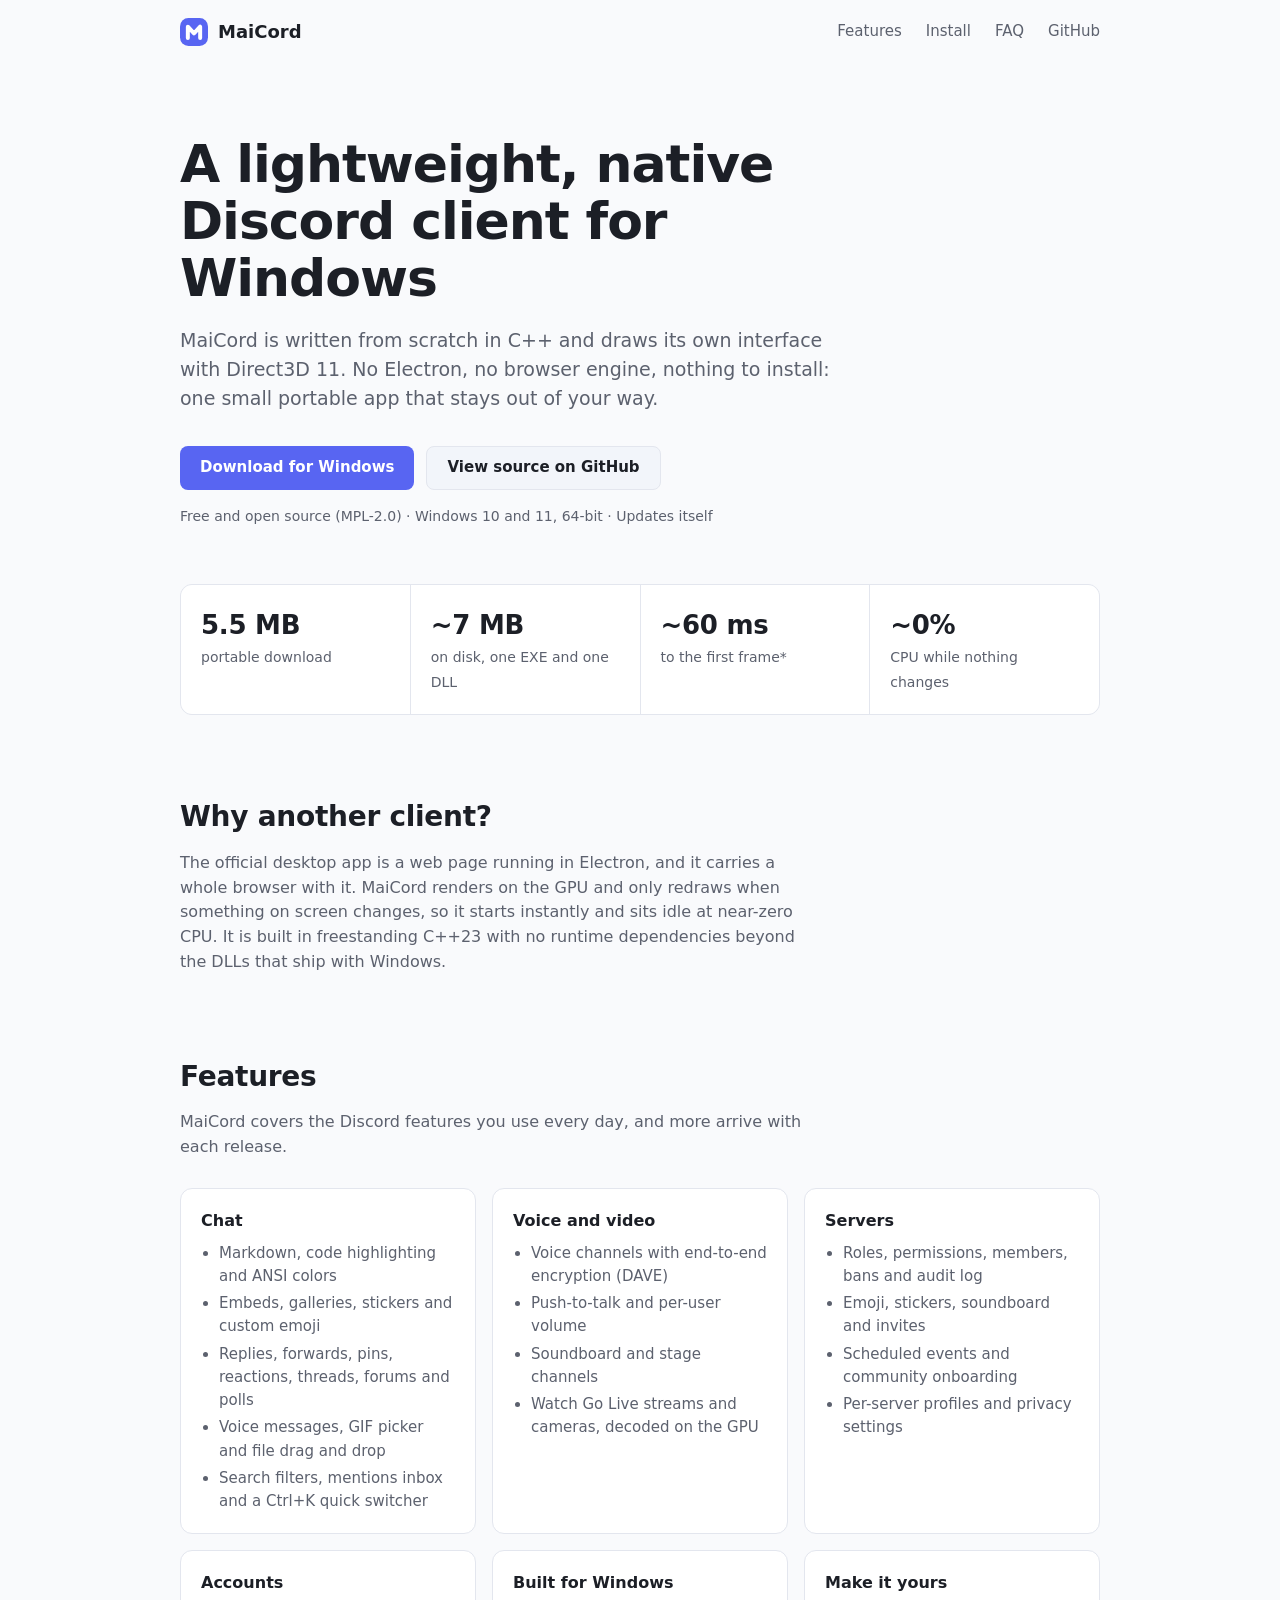
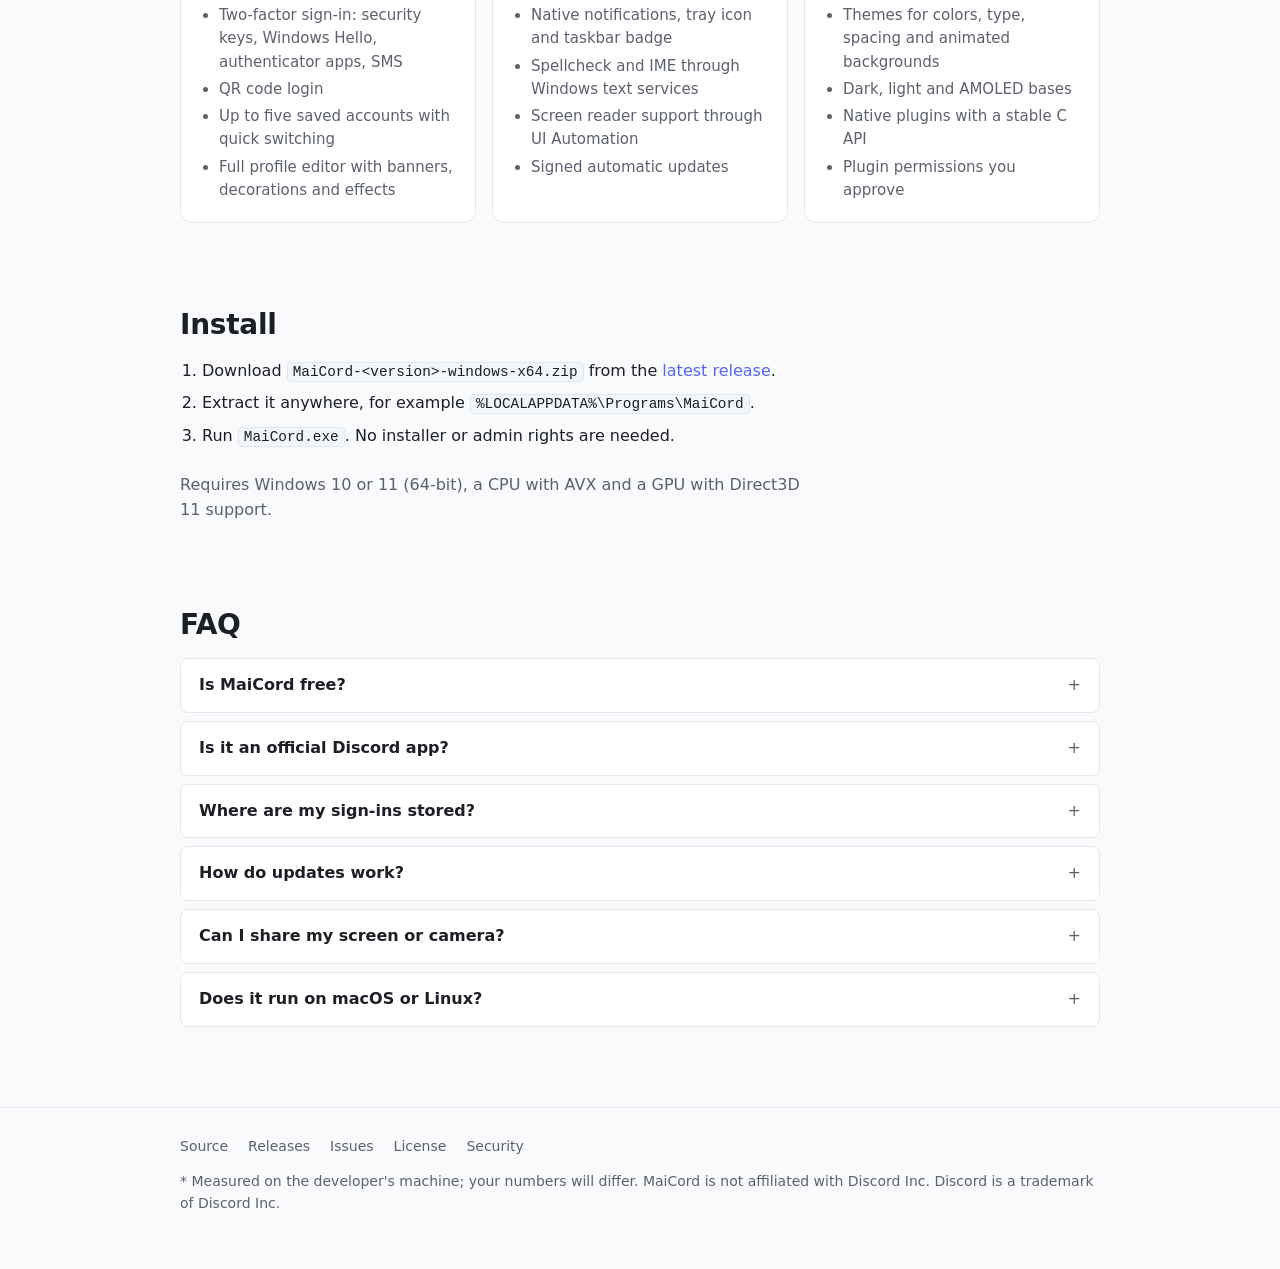
<file: index.html>
<!doctype html>
<html lang="en">
<head>
<meta charset="utf-8">
<meta name="viewport" content="width=device-width, initial-scale=1">
<title>MaiCord — a lightweight, native Discord client for Windows</title>
<meta name="description" content="MaiCord is a free, open-source Discord client for Windows written in C++ with Direct3D 11. No Electron and no browser engine: a 5.5 MB portable download that idles at near-zero CPU.">
<link rel="canonical" href="https://maicord.com/">
<meta name="color-scheme" content="dark light">
<meta name="theme-color" content="#1a1a1e" media="(prefers-color-scheme: dark)">
<meta name="theme-color" content="#f9fafc" media="(prefers-color-scheme: light)">
<link rel="icon" href="favicon.svg" type="image/svg+xml">
<meta property="og:type" content="website">
<meta property="og:site_name" content="MaiCord">
<meta property="og:title" content="MaiCord — a lightweight, native Discord client for Windows">
<meta property="og:description" content="No Electron, no browser engine. A 5.5 MB portable Discord client written in C++ that idles at near-zero CPU.">
<meta property="og:url" content="https://maicord.com/">
<meta property="og:image" content="https://maicord.com/og.png">
<meta property="og:image:width" content="1200">
<meta property="og:image:height" content="630">
<meta property="og:image:alt" content="MaiCord, a native Discord client for Windows">
<meta name="twitter:card" content="summary_large_image">
<script type="application/ld+json">
{
  "@context": "https://schema.org",
  "@type": "SoftwareApplication",
  "name": "MaiCord",
  "description": "A lightweight, native Discord client for Windows written in C++ with Direct3D 11.",
  "applicationCategory": "CommunicationApplication",
  "operatingSystem": "Windows 10, Windows 11",
  "url": "https://maicord.com/",
  "downloadUrl": "https://github.com/maj113/MaiCord/releases/latest",
  "image": "https://maicord.com/og.png",
  "license": "https://www.mozilla.org/en-US/MPL/2.0/",
  "isAccessibleForFree": true,
  "offers": {"@type": "Offer", "price": "0", "priceCurrency": "USD"},
  "codeRepository": "https://github.com/maj113/MaiCord"
}
</script>
<style>
:root {
  --bg: #1a1a1e; --surface: #222225; --raised: #2a2a2e; --line: #35353a;
  --text: #f2f4f7; --muted: #b5bac1; --accent: #5865f2; --accent-hover: #4752c4; --on-accent: #fff;
  --radius: 8px; --radius-lg: 12px;
  font-family: "Segoe UI Variable Text", "Segoe UI", system-ui, -apple-system, Helvetica, Arial, sans-serif;
}
@media (prefers-color-scheme: light) {
  :root {
    --bg: #f9fafc; --surface: #fff; --raised: #f2f5fa; --line: #e3e6ee;
    --text: #1c1f26; --muted: #5c616e;
  }
}
* { box-sizing: border-box; }
html { scroll-behavior: smooth; }
body { margin: 0; background: var(--bg); color: var(--text); line-height: 1.55; font-size: 16px; }
a { color: var(--accent); text-decoration: none; }
a:hover { text-decoration: underline; }
.wrap { max-width: 960px; margin: 0 auto; padding: 0 20px; }
nav { display: flex; align-items: center; gap: 24px; height: 64px; }
nav .brand { display: flex; align-items: center; gap: 10px; color: var(--text); font-weight: 600; font-size: 18px; margin-right: auto; }
nav .brand:hover { text-decoration: none; }
nav a:not(.brand) { color: var(--muted); font-size: 15px; }
nav a:not(.brand):hover { color: var(--text); text-decoration: none; }
.logo { width: 28px; height: 28px; flex: none; }
header.hero { padding: 72px 0 56px; }
h1 { font-size: clamp(34px, 6vw, 52px); line-height: 1.1; letter-spacing: -0.02em; margin: 0 0 18px; max-width: 14em; }
.lead { font-size: 19px; color: var(--muted); max-width: 36em; margin: 0 0 32px; }
.actions { display: flex; flex-wrap: wrap; gap: 12px; align-items: center; }
.button { display: inline-flex; align-items: center; gap: 8px; height: 44px; padding: 0 20px; border-radius: var(--radius); font-weight: 600; font-size: 15px; }
.button:hover { text-decoration: none; }
.primary { background: var(--accent); color: var(--on-accent); }
.primary:hover { background: var(--accent-hover); }
.secondary { background: var(--raised); color: var(--text); border: 1px solid var(--line); }
.secondary:hover { border-color: var(--muted); }
.fine { color: var(--muted); font-size: 14px; margin: 16px 0 0; }
.stats { display: grid; grid-template-columns: repeat(4, 1fr); gap: 1px; background: var(--line); border: 1px solid var(--line); border-radius: var(--radius-lg); overflow: hidden; margin: 0 0 80px; }
.stats div { background: var(--surface); padding: 20px; }
.stats b { display: block; font-size: 26px; letter-spacing: -0.01em; }
.stats span { color: var(--muted); font-size: 14px; }
section { margin: 0 0 80px; }
h2 { font-size: 28px; letter-spacing: -0.01em; margin: 0 0 12px; }
section > p { color: var(--muted); max-width: 40em; margin: 0 0 28px; }
.grid { display: grid; grid-template-columns: repeat(3, 1fr); gap: 16px; }
.card { background: var(--surface); border: 1px solid var(--line); border-radius: var(--radius-lg); padding: 20px; }
.card h3 { font-size: 16px; margin: 0 0 8px; }
.card ul { margin: 0; padding-left: 18px; color: var(--muted); font-size: 15px; }
.card li + li { margin-top: 4px; }
ol.steps { margin: 0 0 24px; padding-left: 22px; }
ol.steps li { margin-bottom: 8px; }
code { font-family: "Cascadia Mono", Consolas, ui-monospace, monospace; font-size: 0.9em; background: var(--raised); border: 1px solid var(--line); border-radius: 4px; padding: 1px 5px; }
details { background: var(--surface); border: 1px solid var(--line); border-radius: var(--radius); margin-bottom: 8px; }
summary { cursor: pointer; padding: 14px 18px; font-weight: 600; list-style: none; display: flex; justify-content: space-between; gap: 16px; }
summary::-webkit-details-marker { display: none; }
summary::after { content: "+"; color: var(--muted); font-weight: 400; }
details[open] summary::after { content: "−"; }
details p { margin: 0; padding: 0 18px 16px; color: var(--muted); }
footer { border-top: 1px solid var(--line); padding: 28px 0 40px; color: var(--muted); font-size: 14px; }
footer .links { display: flex; flex-wrap: wrap; gap: 20px; margin-bottom: 12px; }
footer a { color: var(--muted); }
footer a:hover { color: var(--text); }
@media (max-width: 760px) {
  nav a.hide { display: none; }
  header.hero { padding: 40px 0 40px; }
  .stats { grid-template-columns: repeat(2, 1fr); margin-bottom: 56px; }
  .grid { grid-template-columns: 1fr; }
  section { margin-bottom: 56px; }
}
</style>
</head>
<body>
<div class="wrap">
<nav>
  <a class="brand" href="./"><svg class="logo" viewBox="0 0 176 176" aria-hidden="true"><rect width="176" height="176" rx="53" fill="#5865f2"/><path d="M49.3 125V54.6L88 96.8l38.7-42.2V125" fill="none" stroke="#fff" stroke-width="25" stroke-linecap="round" stroke-linejoin="round"/></svg>MaiCord</a>
  <a class="hide" href="#features">Features</a>
  <a class="hide" href="#install">Install</a>
  <a class="hide" href="#faq">FAQ</a>
  <a href="https://github.com/maj113/MaiCord">GitHub</a>
</nav>

<header class="hero">
  <h1>A lightweight, native Discord client for Windows</h1>
  <p class="lead">MaiCord is written from scratch in C++ and draws its own interface with Direct3D&nbsp;11. No Electron, no browser engine, nothing to install: one small portable app that stays out of your way.</p>
  <div class="actions">
    <a class="button primary" href="https://github.com/maj113/MaiCord/releases/latest">Download for Windows</a>
    <a class="button secondary" href="https://github.com/maj113/MaiCord">View source on GitHub</a>
  </div>
  <p class="fine">Free and open source (MPL-2.0) · Windows 10 and 11, 64-bit · Updates itself</p>
</header>

<div class="stats">
  <div><b>5.5 MB</b><span>portable download</span></div>
  <div><b>~7 MB</b><span>on disk, one EXE and one DLL</span></div>
  <div><b>~60 ms</b><span>to the first frame*</span></div>
  <div><b>~0%</b><span>CPU while nothing changes</span></div>
</div>

<section id="why">
  <h2>Why another client?</h2>
  <p>The official desktop app is a web page running in Electron, and it carries a whole browser with it. MaiCord renders on the GPU and only redraws when something on screen changes, so it starts instantly and sits idle at near-zero CPU. It is built in freestanding C++23 with no runtime dependencies beyond the DLLs that ship with Windows.</p>
</section>

<section id="features">
  <h2>Features</h2>
  <p>MaiCord covers the Discord features you use every day, and more arrive with each release.</p>
  <div class="grid">
    <div class="card"><h3>Chat</h3><ul>
      <li>Markdown, code highlighting and ANSI colors</li>
      <li>Embeds, galleries, stickers and custom emoji</li>
      <li>Replies, forwards, pins, reactions, threads, forums and polls</li>
      <li>Voice messages, GIF picker and file drag and drop</li>
      <li>Search filters, mentions inbox and a Ctrl+K quick switcher</li>
    </ul></div>
    <div class="card"><h3>Voice and video</h3><ul>
      <li>Voice channels with end-to-end encryption (DAVE)</li>
      <li>Push-to-talk and per-user volume</li>
      <li>Soundboard and stage channels</li>
      <li>Watch Go Live streams and cameras, decoded on the GPU</li>
    </ul></div>
    <div class="card"><h3>Servers</h3><ul>
      <li>Roles, permissions, members, bans and audit log</li>
      <li>Emoji, stickers, soundboard and invites</li>
      <li>Scheduled events and community onboarding</li>
      <li>Per-server profiles and privacy settings</li>
    </ul></div>
    <div class="card"><h3>Accounts</h3><ul>
      <li>Two-factor sign-in: security keys, Windows Hello, authenticator apps, SMS</li>
      <li>QR code login</li>
      <li>Up to five saved accounts with quick switching</li>
      <li>Full profile editor with banners, decorations and effects</li>
    </ul></div>
    <div class="card"><h3>Built for Windows</h3><ul>
      <li>Native notifications, tray icon and taskbar badge</li>
      <li>Spellcheck and IME through Windows text services</li>
      <li>Screen reader support through UI Automation</li>
      <li>Signed automatic updates</li>
    </ul></div>
    <div class="card"><h3>Make it yours</h3><ul>
      <li>Themes for colors, type, spacing and animated backgrounds</li>
      <li>Dark, light and AMOLED bases</li>
      <li>Native plugins with a stable C API</li>
      <li>Plugin permissions you approve</li>
    </ul></div>
  </div>
</section>

<section id="install">
  <h2>Install</h2>
  <ol class="steps">
    <li>Download <code>MaiCord-&lt;version&gt;-windows-x64.zip</code> from the <a href="https://github.com/maj113/MaiCord/releases/latest">latest release</a>.</li>
    <li>Extract it anywhere, for example <code>%LOCALAPPDATA%\Programs\MaiCord</code>.</li>
    <li>Run <code>MaiCord.exe</code>. No installer or admin rights are needed.</li>
  </ol>
  <p>Requires Windows 10 or 11 (64-bit), a CPU with AVX and a GPU with Direct3D 11 support.</p>
</section>

<section id="faq">
  <h2>FAQ</h2>
  <details><summary>Is MaiCord free?</summary><p>Yes. MaiCord is free and open source under the Mozilla Public License 2.0, and you can build it yourself from the <a href="https://github.com/maj113/MaiCord">source on GitHub</a>.</p></details>
  <details><summary>Is it an official Discord app?</summary><p>No. MaiCord is an unofficial third-party client, not affiliated with or endorsed by Discord Inc. Using third-party clients may violate <a href="https://discord.com/terms">Discord's Terms of Service</a> and could put your account at risk. Use it at your own discretion.</p></details>
  <details><summary>Where are my sign-ins stored?</summary><p>On your PC only, in <code>%LOCALAPPDATA%\MaiCord</code>, encrypted with Windows Data Protection so they can be read only by your Windows account.</p></details>
  <details><summary>How do updates work?</summary><p>MaiCord checks GitHub for new releases and verifies each update against a signature built into the client before installing it.</p></details>
  <details><summary>Can I share my screen or camera?</summary><p>Not yet. You can join voice, watch Go Live streams and see cameras today; sending video and screen share are on the roadmap.</p></details>
  <details><summary>Does it run on macOS or Linux?</summary><p>No. MaiCord is built for Windows 10 and 11 and uses Direct3D 11 and other Windows APIs directly.</p></details>
</section>
</div>

<footer>
  <div class="wrap">
    <div class="links">
      <a href="https://github.com/maj113/MaiCord">Source</a>
      <a href="https://github.com/maj113/MaiCord/releases">Releases</a>
      <a href="https://github.com/maj113/MaiCord/issues">Issues</a>
      <a href="https://github.com/maj113/MaiCord/blob/master/LICENSE">License</a>
      <a href="https://github.com/maj113/MaiCord/blob/master/SECURITY.md">Security</a>
    </div>
    <p>* Measured on the developer's machine; your numbers will differ. MaiCord is not affiliated with Discord Inc. Discord is a trademark of Discord Inc.</p>
  </div>
</footer>
</body>
</html>
</file>
